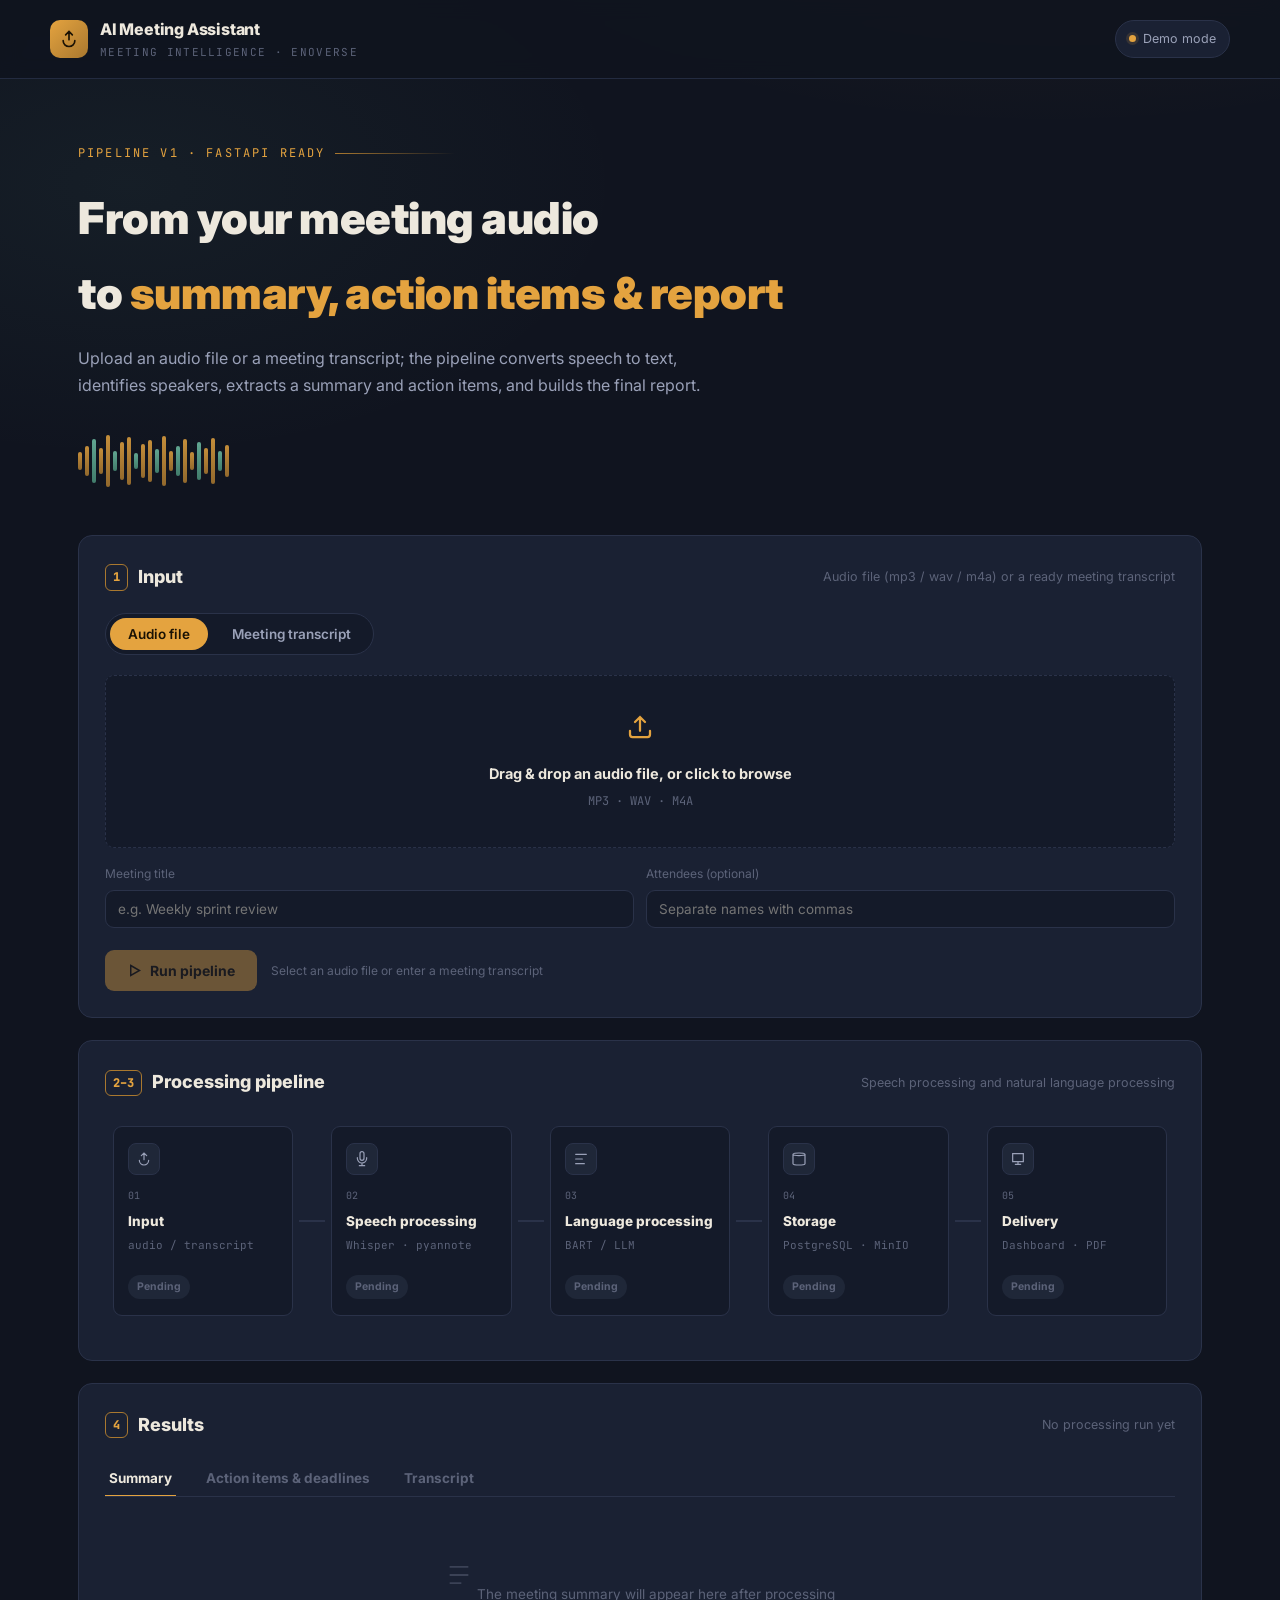
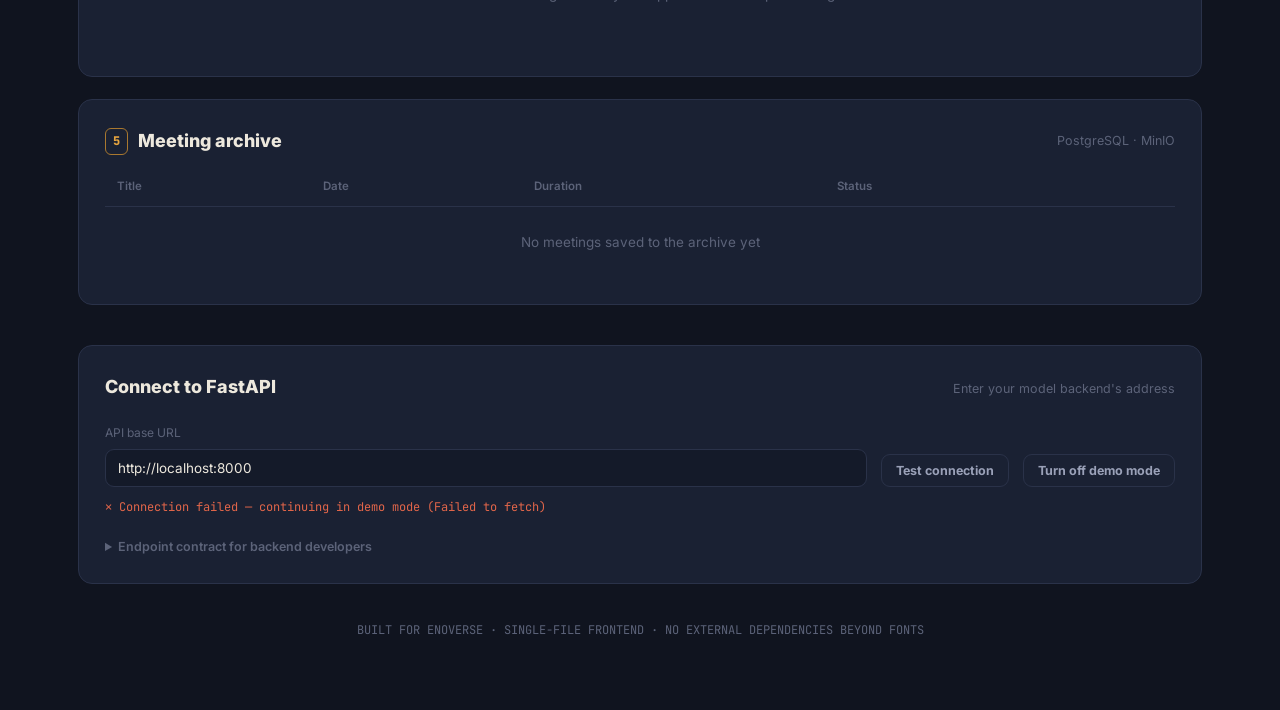
<file: index.html>
<!DOCTYPE html>
<html lang="en" dir="ltr">
<head>
<meta charset="UTF-8">
<meta name="viewport" content="width=device-width, initial-scale=1.0">
<title>AI Meeting Assistant — Enoverse</title>
<link rel="preconnect" href="https://fonts.googleapis.com">
<link rel="preconnect" href="https://fonts.gstatic.com" crossorigin>
<link href="https://fonts.googleapis.com/css2?family=Inter:wght@400;500;600;700;800;900&family=JetBrains+Mono:wght@400;500;600;700&display=swap" rel="stylesheet">
<style>
/* ============================================================
   TOKENS
============================================================ */
:root{
  --bg:#10141f;
  --bg-alt:#141a29;
  --panel:#1a2133;
  --panel-2:#1f2738;
  --border:#2a3249;
  --border-soft:#232b40;
  --amber:#e4a33f;
  --amber-dim:#a9782f;
  --amber-soft:rgba(228,163,63,.14);
  --teal:#6fbfa5;
  --teal-soft:rgba(111,191,165,.14);
  --red:#e2664a;
  --red-soft:rgba(226,102,74,.14);
  --text:#ede8dd;
  --text-dim:#9aa1b8;
  --text-faint:#5c6379;
  --paper:#efe9db;
  --radius:14px;
  --radius-sm:9px;
  --font-sans:'Inter',sans-serif;
  --font-mono:'JetBrains Mono',monospace;
}
*{box-sizing:border-box;}
html,body{margin:0;padding:0;}
body{
  background:
    radial-gradient(1100px 520px at 82% -8%, rgba(228,163,63,.08), transparent 60%),
    radial-gradient(900px 500px at 10% 8%, rgba(111,191,165,.06), transparent 55%),
    var(--bg);
  color:var(--text);
  font-family:var(--font-sans);
  line-height:1.7;
  min-height:100vh;
}
::selection{background:var(--amber-soft);color:var(--amber);}
::-webkit-scrollbar{width:10px;height:10px;}
::-webkit-scrollbar-track{background:transparent;}
::-webkit-scrollbar-thumb{background:var(--border);border-radius:8px;}

.container{max-width:1180px;margin:0 auto;padding:0 28px;}
.mono{font-family:var(--font-mono);direction:ltr;unicode-bidi:isolate;}

a{color:inherit;}
button{font-family:inherit;cursor:pointer;}

/* ============================================================
   HEADER
============================================================ */
header.top{
  position:sticky;top:0;z-index:50;
  background:rgba(16,20,31,.86);
  backdrop-filter:blur(10px);
  border-bottom:1px solid var(--border-soft);
}
.top-inner{
  display:flex;align-items:center;justify-content:space-between;
  padding:16px 0;
}
.brand{display:flex;align-items:center;gap:12px;}
.brand-mark{
  width:38px;height:38px;border-radius:10px;
  background:linear-gradient(135deg,var(--amber),var(--amber-dim));
  display:flex;align-items:center;justify-content:center;
  flex-shrink:0;
}
.brand-mark svg{width:20px;height:20px;}
.brand-name{font-weight:800;font-size:16px;letter-spacing:-.2px;}
.brand-sub{font-family:var(--font-mono);font-size:11px;color:var(--text-faint);letter-spacing:.12em;}

.nav-status{display:flex;align-items:center;gap:10px;}
.pill{
  display:flex;align-items:center;gap:7px;
  padding:7px 13px;border-radius:100px;
  border:1px solid var(--border);
  font-size:12.5px;color:var(--text-dim);
  background:var(--panel);
}
.dot{width:7px;height:7px;border-radius:50%;background:var(--text-faint);flex-shrink:0;}
.dot.live{background:var(--teal);box-shadow:0 0 0 3px var(--teal-soft);}
.dot.demo{background:var(--amber);box-shadow:0 0 0 3px var(--amber-soft);}

/* ============================================================
   HERO
============================================================ */
.hero{padding:64px 0 40px;}
.eyebrow{
  font-family:var(--font-mono);font-size:12px;color:var(--amber);
  letter-spacing:.18em;text-transform:uppercase;
  display:flex;align-items:center;gap:10px;justify-content:flex-start;margin-bottom:18px;
}
.eyebrow::after{content:"";flex:1;max-width:120px;height:1px;background:linear-gradient(to right,var(--amber-dim),transparent);}
h1.title{
  font-size:44px;font-weight:900;letter-spacing:-.5px;margin:0 0 14px;
  color:var(--text);
}
h1.title span{color:var(--amber);}
.subtitle{font-size:16px;color:var(--text-dim);max-width:640px;margin:0 0 36px;}

/* Waveform signature */
.waveform{
  display:flex;align-items:center;gap:3px;height:52px;margin-bottom:8px;
}
.waveform i{
  display:block;width:4px;border-radius:3px;
  background:linear-gradient(180deg,var(--amber),var(--amber-dim));
  animation:wf 1.6s ease-in-out infinite;
  opacity:.85;
}
.waveform i:nth-child(3n){background:linear-gradient(180deg,var(--teal),#4a8f79);}
@keyframes wf{
  0%,100%{transform:scaleY(.25);}
  50%{transform:scaleY(1);}
}
@media (prefers-reduced-motion:reduce){
  .waveform i{animation:none;transform:scaleY(.6);}
}

/* ============================================================
   PANELS
============================================================ */
.panel{
  background:var(--panel);
  border:1px solid var(--border);
  border-radius:var(--radius);
  padding:26px;
}
.panel + .panel{margin-top:22px;}
.panel-head{display:flex;align-items:baseline;justify-content:space-between;gap:14px;margin-bottom:20px;flex-wrap:wrap;}
.panel-title{font-size:18px;font-weight:800;display:flex;align-items:center;gap:10px;}
.panel-title .num{
  font-family:var(--font-mono);font-size:12px;color:var(--amber);
  border:1px solid var(--amber-dim);border-radius:6px;padding:2px 7px;
}
.panel-desc{font-size:12.5px;color:var(--text-faint);}

/* ============================================================
   UPLOAD SECTION
============================================================ */
.mode-switch{
  display:flex;gap:6px;background:var(--bg-alt);border:1px solid var(--border);
  border-radius:100px;padding:4px;width:fit-content;margin-bottom:20px;
}
.mode-switch button{
  border:none;background:transparent;color:var(--text-dim);
  padding:8px 18px;border-radius:100px;font-size:13.5px;font-weight:600;
  transition:all .2s;
}
.mode-switch button.active{background:var(--amber);color:#1a1204;}

.dropzone{
  border:1.5px dashed var(--border);
  border-radius:var(--radius-sm);
  padding:36px 20px;
  text-align:center;
  transition:all .2s;
  cursor:pointer;
  background:var(--bg-alt);
}
.dropzone:hover,.dropzone.drag{border-color:var(--amber);background:var(--amber-soft);}
.dropzone svg{width:30px;height:30px;color:var(--amber);margin-bottom:12px;}
.dropzone .dz-title{font-weight:700;font-size:14.5px;margin-bottom:4px;}
.dropzone .dz-sub{font-size:12px;color:var(--text-faint);font-family:var(--font-mono);direction:ltr;}
.dropzone input[type=file]{display:none;}

.file-chip{
  display:flex;align-items:center;justify-content:space-between;gap:10px;
  background:var(--bg-alt);border:1px solid var(--border);border-radius:var(--radius-sm);
  padding:12px 14px;margin-top:14px;
}
.file-chip .name{font-size:13.5px;font-weight:600;}
.file-chip .meta{font-family:var(--font-mono);font-size:11px;color:var(--text-faint);}
.file-chip button{background:none;border:none;color:var(--text-faint);font-size:16px;padding:2px 6px;}
.file-chip button:hover{color:var(--red);}

textarea.transcript-input{
  width:100%;min-height:160px;resize:vertical;
  background:var(--bg-alt);border:1px solid var(--border);border-radius:var(--radius-sm);
  color:var(--text);padding:14px;font-family:var(--font-sans);font-size:14px;line-height:1.8;
}
textarea.transcript-input:focus{outline:none;border-color:var(--amber);}

.field-row{display:flex;gap:12px;margin-top:16px;flex-wrap:wrap;}
.field{flex:1;min-width:180px;}
.field label{display:block;font-size:12px;color:var(--text-faint);margin-bottom:6px;}
.field input[type=text]{
  width:100%;background:var(--bg-alt);border:1px solid var(--border);border-radius:var(--radius-sm);
  color:var(--text);padding:10px 12px;font-size:13.5px;font-family:inherit;
}
.field input:focus{outline:none;border-color:var(--amber);}

.btn{
  display:inline-flex;align-items:center;gap:8px;justify-content:center;
  border:none;border-radius:var(--radius-sm);padding:12px 22px;
  font-size:14px;font-weight:700;transition:all .15s;
}
.btn-primary{background:var(--amber);color:#1a1204;}
.btn-primary:hover{filter:brightness(1.08);transform:translateY(-1px);}
.btn-primary:disabled{opacity:.4;cursor:not-allowed;transform:none;}
.btn-ghost{background:transparent;border:1px solid var(--border);color:var(--text-dim);}
.btn-ghost:hover{border-color:var(--text-dim);color:var(--text);}
.btn-sm{padding:8px 14px;font-size:12.5px;}
.run-row{display:flex;align-items:center;gap:14px;margin-top:22px;flex-wrap:wrap;}
.run-hint{font-size:12px;color:var(--text-faint);}

/* ============================================================
   PIPELINE (signature element — signal chain)
============================================================ */
.pipeline{
  display:flex;align-items:stretch;gap:0;overflow-x:auto;padding:8px 2px 18px;
}
.stage{
  flex:1;min-width:168px;position:relative;
  background:var(--bg-alt);border:1px solid var(--border);border-radius:var(--radius-sm);
  padding:16px 14px;margin:0 6px;
  transition:border-color .3s, background .3s;
}
.stage.active{border-color:var(--amber);background:var(--amber-soft);}
.stage.done{border-color:var(--teal);}
.stage.skip{opacity:.45;}
.stage-icon{
  width:32px;height:32px;border-radius:8px;background:var(--panel-2);
  display:flex;align-items:center;justify-content:center;margin-bottom:12px;
  border:1px solid var(--border);
}
.stage.active .stage-icon{background:var(--amber);border-color:var(--amber);}
.stage.done .stage-icon{background:var(--teal);border-color:var(--teal);}
.stage-icon svg{width:16px;height:16px;color:var(--text-dim);}
.stage.active .stage-icon svg,.stage.done .stage-icon svg{color:#101418;}
.stage-num{font-family:var(--font-mono);font-size:10px;color:var(--text-faint);margin-bottom:6px;}
.stage-title{font-size:13.5px;font-weight:800;margin-bottom:4px;}
.stage-sub{font-size:11px;color:var(--text-faint);font-family:var(--font-mono);line-height:1.6;min-height:28px;}
.stage-badge{
  display:inline-block;margin-top:10px;font-size:10.5px;font-weight:700;
  padding:3px 9px;border-radius:100px;background:var(--panel-2);color:var(--text-faint);
}
.stage.active .stage-badge{background:var(--amber);color:#1a1204;}
.stage.done .stage-badge{background:var(--teal);color:#0c231b;}

.connector{
  width:26px;flex-shrink:0;position:relative;align-self:center;height:2px;
  background:var(--border);
}
.connector.flow{background:linear-gradient(90deg,var(--amber),var(--teal));}
.connector.flow::after{
  content:"";position:absolute;top:-2px;left:0;width:6px;height:6px;border-radius:50%;
  background:var(--amber);box-shadow:0 0 8px var(--amber);
  animation:travel 1.1s linear infinite;
}
@keyframes travel{
  0%{left:-2px;opacity:0;}
  10%{opacity:1;}
  90%{opacity:1;}
  100%{left:100%;opacity:0;}
}

/* ============================================================
   RESULTS TABS
============================================================ */
.tabs{display:flex;gap:4px;border-bottom:1px solid var(--border);margin-bottom:20px;overflow-x:auto;}
.tab{
  background:none;border:none;color:var(--text-faint);padding:10px 4px;margin-right:22px;
  font-size:13.5px;font-weight:700;position:relative;white-space:nowrap;
}
.tab.active{color:var(--text);}
.tab.active::after{content:"";position:absolute;bottom:-1px;left:0;right:0;height:2px;background:var(--amber);}
.tab-panel{display:none;}
.tab-panel.active{display:block;animation:fadein .25s ease;}
@keyframes fadein{from{opacity:0;transform:translateY(4px);}to{opacity:1;transform:translateY(0);}}

.summary-text{font-size:14.5px;line-height:2;color:var(--text);background:var(--bg-alt);border:1px solid var(--border-soft);border-radius:var(--radius-sm);padding:18px;}

.action-item{
  display:flex;gap:14px;align-items:flex-start;
  background:var(--bg-alt);border:1px solid var(--border-soft);border-radius:var(--radius-sm);
  padding:14px 16px;margin-bottom:10px;
}
.action-item .idx{
  font-family:var(--font-mono);font-size:11px;color:var(--amber);
  border:1px solid var(--amber-dim);border-radius:6px;width:24px;height:24px;
  display:flex;align-items:center;justify-content:center;flex-shrink:0;
}
.action-item .task{font-size:14px;font-weight:600;margin-bottom:5px;}
.action-item .tags{display:flex;gap:8px;flex-wrap:wrap;}
.tag{font-size:11px;font-family:var(--font-mono);color:var(--text-faint);background:var(--panel-2);padding:2px 9px;border-radius:100px;border:1px solid var(--border-soft);}
.tag.owner{color:var(--teal);border-color:rgba(111,191,165,.3);}
.tag.deadline{color:var(--amber);border-color:rgba(228,163,63,.3);}

.speaker-block{margin-bottom:16px;}
.speaker-name{display:flex;align-items:center;gap:8px;font-size:13px;font-weight:800;margin-bottom:6px;}
.speaker-swatch{width:9px;height:9px;border-radius:50%;flex-shrink:0;}
.speaker-line{font-size:13.5px;color:var(--text-dim);padding-left:17px;line-height:1.9;}

.empty{
  text-align:center;padding:44px 20px;color:var(--text-faint);font-size:13.5px;
}
.empty svg{width:28px;height:28px;margin-bottom:10px;opacity:.5;}

/* ============================================================
   HISTORY TABLE
============================================================ */
table.history{width:100%;border-collapse:collapse;font-size:13.5px;}
table.history th{
  text-align:left;font-size:11.5px;color:var(--text-faint);font-weight:600;
  padding:0 12px 10px;border-bottom:1px solid var(--border);
}
table.history td{padding:13px 12px;border-bottom:1px solid var(--border-soft);}
table.history tr:last-child td{border-bottom:none;}
.status-chip{font-size:11px;font-family:var(--font-mono);padding:3px 9px;border-radius:100px;}
.status-chip.done{background:var(--teal-soft);color:var(--teal);}
.status-chip.processing{background:var(--amber-soft);color:var(--amber);}
table.history .row-actions{display:flex;gap:6px;}
table.history .row-actions button{
  background:var(--panel-2);border:1px solid var(--border);color:var(--text-dim);
  border-radius:7px;padding:5px 10px;font-size:11.5px;
}
table.history .row-actions button:hover{color:var(--text);border-color:var(--text-dim);}

/* ============================================================
   API CONFIG FOOTER
============================================================ */
footer{padding:40px 0 70px;}
.api-panel{display:flex;gap:14px;align-items:flex-end;flex-wrap:wrap;}
.api-panel .field{min-width:280px;}
.conn-result{font-family:var(--font-mono);font-size:12px;margin-top:10px;}
.conn-result.ok{color:var(--teal);}
.conn-result.fail{color:var(--red);}
.contract-toggle{margin-top:18px;}
.contract-toggle summary{cursor:pointer;font-size:12.5px;color:var(--text-faint);font-weight:600;}
.contract{
  font-family:var(--font-mono);font-size:11.5px;color:var(--text-dim);
  background:var(--bg-alt);border:1px solid var(--border-soft);border-radius:var(--radius-sm);
  padding:16px;margin-top:12px;white-space:pre;overflow-x:auto;direction:ltr;text-align:left;line-height:1.9;
}
.foot-note{text-align:center;color:var(--text-faint);font-size:12px;margin-top:36px;}

@media (max-width:760px){
  h1.title{font-size:30px;}
  .pipeline{flex-direction:column;}
  .connector{width:2px;height:20px;margin:0 auto;}
  .stage{margin:6px 0;}
}
</style>
</head>
<body>

<header class="top">
  <div class="container top-inner">
    <div class="brand">
      <div class="brand-mark">
        <svg viewBox="0 0 24 24" fill="none" stroke="#1a1204" stroke-width="2" stroke-linecap="round"><path d="M12 3v10M8 7l4-4 4 4M5 14a7 7 0 0014 0"/></svg>
      </div>
      <div>
        <div class="brand-name">AI Meeting Assistant</div>
        <div class="brand-sub">MEETING&nbsp;INTELLIGENCE&nbsp;·&nbsp;ENOVERSE</div>
      </div>
    </div>
    <div class="nav-status">
      <div class="pill"><span class="dot demo" id="connDot"></span><span id="connLabel">Demo mode</span></div>
    </div>
  </div>
</header>

<main class="container">

  <section class="hero">
    <div class="eyebrow">PIPELINE v1 · FASTAPI READY</div>
    <h1 class="title">From your meeting audio<br>to <span>summary, action items & report</span></h1>
    <p class="subtitle">Upload an audio file or a meeting transcript; the pipeline converts speech to text, identifies speakers, extracts a summary and action items, and builds the final report.</p>
    <div class="waveform" id="heroWave"></div>
  </section>

  <!-- LAYER 1 — INPUT -->
  <section class="panel">
    <div class="panel-head">
      <div class="panel-title"><span class="num">1</span> Input</div>
      <div class="panel-desc">Audio file (mp3 / wav / m4a) or a ready meeting transcript</div>
    </div>

    <div class="mode-switch">
      <button class="active" data-mode="audio" onclick="setMode('audio')">Audio file</button>
      <button data-mode="text" onclick="setMode('text')">Meeting transcript</button>
    </div>

    <div id="audioMode">
      <div class="dropzone" id="dropzone" onclick="document.getElementById('fileInput').click()">
        <input type="file" id="fileInput" accept=".mp3,.wav,.m4a,audio/*">
        <svg viewBox="0 0 24 24" fill="none" stroke="currentColor" stroke-width="1.8" stroke-linecap="round"><path d="M12 15V4M8 8l4-4 4 4M4 15v3a2 2 0 002 2h12a2 2 0 002-2v-3"/></svg>
        <div class="dz-title">Drag & drop an audio file, or click to browse</div>
        <div class="dz-sub">MP3 · WAV · M4A</div>
      </div>
      <div id="fileChip" style="display:none"></div>
    </div>

    <div id="textMode" style="display:none">
      <textarea class="transcript-input" id="transcriptInput" placeholder="Type or paste the meeting transcript here…"></textarea>
    </div>

    <div class="field-row">
      <div class="field">
        <label>Meeting title</label>
        <input type="text" id="meetingTitle" placeholder="e.g. Weekly sprint review">
      </div>
      <div class="field">
        <label>Attendees (optional)</label>
        <input type="text" id="meetingAttendees" placeholder="Separate names with commas">
      </div>
    </div>

    <div class="run-row">
      <button class="btn btn-primary" id="runBtn" onclick="runPipeline()" disabled>
        <svg width="15" height="15" viewBox="0 0 24 24" fill="none" stroke="currentColor" stroke-width="2.4" stroke-linecap="round"><path d="M6 4l14 8-14 8V4z"/></svg>
        Run pipeline
      </button>
      <span class="run-hint" id="runHint">Select an audio file or enter a meeting transcript</span>
    </div>
  </section>

  <!-- LAYER 2+3 — PIPELINE VISUAL -->
  <section class="panel">
    <div class="panel-head">
      <div class="panel-title"><span class="num">2–3</span> Processing pipeline</div>
      <div class="panel-desc">Speech processing and natural language processing</div>
    </div>
    <div class="pipeline" id="pipeline"><!-- stages injected by JS --></div>
  </section>

  <!-- RESULTS -->
  <section class="panel">
    <div class="panel-head">
      <div class="panel-title"><span class="num">4</span> Results</div>
      <div class="panel-desc" id="resultMeta">No processing run yet</div>
    </div>

    <div class="tabs">
      <button class="tab active" data-tab="summary" onclick="setTab('summary')">Summary</button>
      <button class="tab" data-tab="actions" onclick="setTab('actions')">Action items & deadlines</button>
      <button class="tab" data-tab="transcript" onclick="setTab('transcript')">Transcript</button>
    </div>

    <div class="tab-panel active" data-panel="summary" id="panelSummary">
      <div class="empty">
        <svg viewBox="0 0 24 24" fill="none" stroke="currentColor" stroke-width="1.6"><path d="M4 5h16M4 12h16M4 19h10"/></svg>
        The meeting summary will appear here after processing
      </div>
    </div>
    <div class="tab-panel" data-panel="actions" id="panelActions">
      <div class="empty">
        <svg viewBox="0 0 24 24" fill="none" stroke="currentColor" stroke-width="1.6"><path d="M9 11l3 3 8-8M20 12v6a2 2 0 01-2 2H6a2 2 0 01-2-2V6a2 2 0 012-2h9"/></svg>
        Action items, owners, and deadlines will appear here after extraction
      </div>
    </div>
    <div class="tab-panel" data-panel="transcript" id="panelTranscript">
      <div class="empty">
        <svg viewBox="0 0 24 24" fill="none" stroke="currentColor" stroke-width="1.6"><path d="M8 9h8M8 13h5M21 15a2 2 0 01-2 2H9l-4 4V6a2 2 0 012-2h12a2 2 0 012 2v9z"/></svg>
        The transcript, broken down by speaker, will appear here
      </div>
    </div>

    <div class="run-row" id="exportRow" style="display:none">
      <button class="btn btn-ghost btn-sm" onclick="downloadReport()">Download PDF report</button>
      <button class="btn btn-ghost btn-sm" onclick="saveMeeting()">Save to meeting archive</button>
    </div>
  </section>

  <!-- LAYER 4/5 — HISTORY -->
  <section class="panel">
    <div class="panel-head">
      <div class="panel-title"><span class="num">5</span> Meeting archive</div>
      <div class="panel-desc">PostgreSQL · MinIO</div>
    </div>
    <div id="historyWrap">
      <table class="history">
        <thead>
          <tr><th>Title</th><th>Date</th><th>Duration</th><th>Status</th><th></th></tr>
        </thead>
        <tbody id="historyBody"></tbody>
      </table>
    </div>
  </section>

  <!-- FOOTER — API CONFIG -->
  <footer>
    <div class="panel">
      <div class="panel-head">
        <div class="panel-title">Connect to FastAPI</div>
        <div class="panel-desc">Enter your model backend's address</div>
      </div>
      <div class="api-panel">
        <div class="field">
          <label>API base URL</label>
          <input type="text" id="apiBase" class="mono" placeholder="http://localhost:8000" value="http://localhost:8000">
        </div>
        <button class="btn btn-ghost btn-sm" onclick="testConnection()">Test connection</button>
        <button class="btn btn-ghost btn-sm" onclick="toggleDemo()" id="demoBtn">Turn off demo mode</button>
      </div>
      <div class="conn-result" id="connResult"></div>

      <details class="contract-toggle">
        <summary>Endpoint contract for backend developers</summary>
        <div class="contract">POST   /api/transcribe        (multipart file)  -&gt; { transcript, speakers:[{id,name}], segments:[{speaker,text,start,end}] }
POST   /api/summarize         { transcript }    -&gt; { summary }
POST   /api/extract-actions   { transcript }    -&gt; { items:[{task,owner,deadline}] }
POST   /api/meetings          { title, transcript, summary, items, speakers, duration } -&gt; { id }
GET    /api/meetings          -&gt;                { meetings:[{id,title,date,duration,status}] }
GET    /api/meetings/:id/report  -&gt; PDF (blob)
GET    /api/health            -&gt; { ok:true }</div>
      </details>
    </div>
    <div class="foot-note mono">BUILT FOR ENOVERSE · SINGLE-FILE FRONTEND · NO EXTERNAL DEPENDENCIES BEYOND FONTS</div>
  </footer>

</main>

<script>
/* ============================================================
   STATE
============================================================ */
const state = {
  mode: 'audio',
  file: null,
  transcriptText: '',
  demoMode: false,
  apiBase: 'http://localhost:8000',
  currentTab: 'summary',
  results: null,
  meetings: [],
  currentMeetingId: null
};

/* ============================================================
   HERO WAVEFORM
============================================================ */
(function buildWave(){
  const wave = document.getElementById('heroWave');
  const heights = [18,30,44,26,52,20,38,48,16,34,42,24,50,20,30,44,18,38,26,46,20,32];
  heights.forEach((h,i)=>{
    const bar = document.createElement('i');
    bar.style.height = h+'px';
    bar.style.animationDelay = (i*0.06)+'s';
    wave.appendChild(bar);
  });
})();

/* ============================================================
   PIPELINE DEFINITION (mirrors the architecture diagram)
============================================================ */
const STAGES = [
  { id:'input',     title:'Input',              sub:'audio / transcript', icon:'M12 3v10M8 7l4-4 4 4M5 14a7 7 0 0014 0' },
  { id:'speech',     title:'Speech processing',        sub:'Whisper · pyannote', icon:'M12 1a3 3 0 00-3 3v7a3 3 0 006 0V4a3 3 0 00-3-3zM19 10v1a7 7 0 01-14 0v-1M12 18v4M8 22h8' },
  { id:'nlp',        title:'Language processing',         sub:'BART / LLM', icon:'M4 5h16M4 12h10M4 19h13' },
  { id:'data',       title:'Storage',          sub:'PostgreSQL · MinIO', icon:'M3 5v14c0 1.1 4 2 9 2s9-.9 9-2V5M3 5c0 1.1 4 2 9 2s9-.9 9-2M3 5c0-1.1 4-2 9-2s9 .9 9 2' },
  { id:'delivery',   title:'Delivery',              sub:'Dashboard · PDF', icon:'M4 4h16v12H4zM8 20h8M12 16v4' },
];

function renderPipeline(activeIndex=-1, doneUpTo=-1, skipSpeech=false){
  const wrap = document.getElementById('pipeline');
  wrap.innerHTML = '';
  STAGES.forEach((s, i)=>{
    if(i>0){
      const conn = document.createElement('div');
      conn.className = 'connector' + ((i-1 <= doneUpTo && !(skipSpeech && i===1)) ? ' flow' : '');
      wrap.appendChild(conn);
    }
    const el = document.createElement('div');
    let cls = 'stage';
    const isSkipped = skipSpeech && s.id==='speech';
    if(isSkipped) cls += ' skip';
    else if(i === activeIndex) cls += ' active';
    else if(i <= doneUpTo) cls += ' done';
    el.className = cls;
    el.innerHTML = `
      <div class="stage-icon"><svg viewBox="0 0 24 24" fill="none" stroke="currentColor" stroke-width="1.8" stroke-linecap="round"><path d="${s.icon}"/></svg></div>
      <div class="stage-num">${String(i+1).padStart(2,'0')}</div>
      <div class="stage-title">${s.title}</div>
      <div class="stage-sub">${s.sub}</div>
      <div class="stage-badge">${isSkipped ? 'Skipped' : (i===activeIndex ? 'Processing' : (i<=doneUpTo ? 'Done' : 'Pending'))}</div>
    `;
    wrap.appendChild(el);
  });
}
renderPipeline();

/* ============================================================
   MODE SWITCH / UPLOAD
============================================================ */
function setMode(mode){
  state.mode = mode;
  document.querySelectorAll('.mode-switch button').forEach(b=>b.classList.toggle('active', b.dataset.mode===mode));
  document.getElementById('audioMode').style.display = mode==='audio' ? '' : 'none';
  document.getElementById('textMode').style.display = mode==='text' ? '' : 'none';
  updateRunState();
}

const dropzone = document.getElementById('dropzone');
const fileInput = document.getElementById('fileInput');
fileInput.addEventListener('change', e=> handleFile(e.target.files[0]));
['dragover','dragleave','drop'].forEach(evt=>{
  dropzone.addEventListener(evt, e=>{
    e.preventDefault();
    dropzone.classList.toggle('drag', evt==='dragover');
    if(evt==='drop' && e.dataTransfer.files[0]) handleFile(e.dataTransfer.files[0]);
  });
});

function handleFile(file){
  if(!file) return;
  state.file = file;
  const chip = document.getElementById('fileChip');
  chip.style.display = 'flex';
  chip.className = 'file-chip';
  const sizeKb = (file.size/1024/1024).toFixed(1);
  chip.innerHTML = `
    <div>
      <div class="name">${file.name}</div>
      <div class="meta">${sizeKb} MB</div>
    </div>
    <button onclick="clearFile(event)">✕</button>
  `;
  updateRunState();
}
function clearFile(e){
  e.stopPropagation();
  state.file = null;
  fileInput.value = '';
  document.getElementById('fileChip').style.display = 'none';
  updateRunState();
}
document.getElementById('transcriptInput').addEventListener('input', e=>{
  state.transcriptText = e.target.value;
  updateRunState();
});
function updateRunState(){
  const ready = state.mode==='audio' ? !!state.file : state.transcriptText.trim().length > 20;
  document.getElementById('runBtn').disabled = !ready;
  document.getElementById('runHint').textContent = ready
    ? 'Ready to run'
    : (state.mode==='audio' ? 'Select an audio file' : 'Enter at least a few sentences of the transcript');
}

/* ============================================================
   API HELPERS — real calls first, demo fallback second
============================================================ */
async function apiCall(path, options={}){
  const url = state.apiBase.replace(/\/$/,'') + path;
  const res = await fetch(url, { ...options });
  if(!res.ok) throw new Error('API error ' + res.status);
  return res;
}

async function testConnection(){
  state.apiBase = document.getElementById('apiBase').value.trim() || state.apiBase;
  const out = document.getElementById('connResult');
  out.textContent = 'Checking…';
  out.className = 'conn-result';
  try{
    await apiCall('/api/health');
    out.textContent = '✓ Connected';
    out.className = 'conn-result ok';
    setConnected(true);
    loadMeetings();
  }catch(err){
    out.textContent = '✕ Connection failed — continuing in demo mode (' + err.message + ')';
    out.className = 'conn-result fail';
    setConnected(false);
  }
}
function setConnected(live){
  state.demoMode = !live;
  document.getElementById('connDot').className = 'dot ' + (live ? 'live' : 'demo');
  document.getElementById('connLabel').textContent = live ? 'Connected to API' : 'Demo mode';
  document.getElementById('demoBtn').textContent = live ? 'Turn on demo mode' : 'Turn off demo mode';
}
function toggleDemo(){ setConnected(state.demoMode); }

/* ============================================================
   PIPELINE EXECUTION
============================================================ */
async function runPipeline(){
  const skipSpeech = state.mode === 'text';
  document.getElementById('runBtn').disabled = true;

  // stage 0: input received
  renderPipeline(0, -1, skipSpeech);
  await wait(400);

  let transcript, speakers, segments;

  // stage 1: speech processing (skipped if raw text supplied)
  if(!skipSpeech){
    renderPipeline(1, 0, skipSpeech);
    ({ transcript, speakers, segments } = await callTranscribe(state.file));
    renderPipeline(1, 1, skipSpeech);
  } else {
    transcript = state.transcriptText.trim();
    speakers = null; segments = null;
    renderPipeline(1, 0, skipSpeech); // shown as skipped
  }
  await wait(300);

  // stage 2: NLP — summarize + extract in parallel
  renderPipeline(2, skipSpeech ? 0 : 1, skipSpeech);
  const [summary, items] = await Promise.all([
    callSummarize(transcript),
    callExtractActions(transcript)
  ]);
  renderPipeline(2, 2, skipSpeech);
  await wait(300);

  // stage 3: data layer (implicit save happens on "save to archive")
  renderPipeline(3, 3, skipSpeech);
  await wait(350);

  // stage 4: delivery ready
  renderPipeline(4, 4, skipSpeech);

  state.results = { transcript, speakers, segments, summary, items };
  renderResults();
  document.getElementById('runBtn').disabled = false;
  document.getElementById('exportRow').style.display = 'flex';
}
function wait(ms){ return new Promise(r=>setTimeout(r,ms)); }

async function callTranscribe(file){
  if(!state.demoMode){
    try{
      const form = new FormData();
      form.append('file', file);
      const res = await apiCall('/api/transcribe', { method:'POST', body:form });
      return await res.json();
    }catch(e){ /* fall through to demo */ }
  }
  await wait(900);
  return mockTranscribe(file?.name || 'meeting');
}
async function callSummarize(transcript){
  if(!state.demoMode){
    try{
      const res = await apiCall('/api/summarize', { method:'POST', headers:{'Content-Type':'application/json'}, body:JSON.stringify({transcript}) });
      const d = await res.json();
      return d.summary;
    }catch(e){ /* fall through */ }
  }
  await wait(700);
  return mockSummary();
}
async function callExtractActions(transcript){
  if(!state.demoMode){
    try{
      const res = await apiCall('/api/extract-actions', { method:'POST', headers:{'Content-Type':'application/json'}, body:JSON.stringify({transcript}) });
      const d = await res.json();
      return d.items;
    }catch(e){ /* fall through */ }
  }
  await wait(700);
  return mockActions();
}

/* ============================================================
   DEMO DATA (used only when no live backend is connected)
============================================================ */
function mockTranscribe(name){
  return {
    transcript: state.transcriptText || 'A sample meeting transcript would appear here.',
    speakers: [
      {id:'s1', name:'Speaker 1', color:'#e4a33f'},
      {id:'s2', name:'Speaker 2', color:'#6fbfa5'},
    ],
    segments: [
      {speaker:'Speaker 1', text:'Alright, let\u2019s go over the sprint status. Did we test the speech recognition model?'},
      {speaker:'Speaker 2', text:'Yes, accuracy on our sample data is around 92%. The main issue was overlapping speech.'},
      {speaker:'Speaker 1', text:'Good. Let\u2019s get the summarization module wired into the pipeline by Friday.'},
      {speaker:'Speaker 2', text:'Sure, I\u2019ll also have the PDF report ready by the end of the week.'},
    ]
  };
}
function mockSummary(){
  return 'This meeting reviewed the status of the audio processing pipeline. The speech recognition model performs with acceptable accuracy on sample data, but overlapping speech detection still needs improvement. The team agreed to connect the summarization module to the pipeline by the end of the week and to prepare the final PDF report.';
}
function mockActions(){
  return [
    {task:'Connect the summarization module to the main pipeline', owner:'Speaker 2', deadline:'This Friday'},
    {task:'Improve speech recognition accuracy on overlapping speech', owner:'Speaker 1', deadline:'Next sprint'},
    {task:'Prepare the PDF report output', owner:'Speaker 2', deadline:'End of week'},
  ];
}

/* ============================================================
   RESULTS RENDERING
============================================================ */
function renderResults(){
  const r = state.results;
  document.getElementById('resultMeta').textContent =
    (document.getElementById('meetingTitle').value || 'Untitled meeting') + ' · ' + new Date().toLocaleDateString('en-US');

  document.getElementById('panelSummary').innerHTML = `<div class="summary-text">${r.summary}</div>`;

  document.getElementById('panelActions').innerHTML = r.items.map((it,i)=>`
    <div class="action-item">
      <div class="idx">${i+1}</div>
      <div>
        <div class="task">${it.task}</div>
        <div class="tags">
          <span class="tag owner">Owner: ${it.owner}</span>
          <span class="tag deadline">Due: ${it.deadline}</span>
        </div>
      </div>
    </div>
  `).join('');

  if(r.segments){
    document.getElementById('panelTranscript').innerHTML = r.segments.map(seg=>{
      const spk = (r.speakers||[]).find(s=>s.name===seg.speaker);
      const color = spk ? spk.color : '#9aa1b8';
      return `<div class="speaker-block">
        <div class="speaker-name"><span class="speaker-swatch" style="background:${color}"></span>${seg.speaker}</div>
        <div class="speaker-line">${seg.text}</div>
      </div>`;
    }).join('');
  } else {
    document.getElementById('panelTranscript').innerHTML = `<div class="summary-text">${r.transcript}</div>`;
  }
}

function setTab(tab){
  state.currentTab = tab;
  document.querySelectorAll('.tab').forEach(b=>b.classList.toggle('active', b.dataset.tab===tab));
  document.querySelectorAll('.tab-panel').forEach(p=>p.classList.toggle('active', p.dataset.panel===tab));
}

/* ============================================================
   SAVE / DOWNLOAD / HISTORY
============================================================ */
async function saveMeeting() {
  const title =
    document.getElementById('meetingTitle').value || 'Untitled meeting';

  const payload = {
    title,
    transcript: state.results.transcript,
    summary: state.results.summary,
    items: state.results.items,
    speakers: state.results.speakers,
    duration: 0
  };

  let saved = null;

  if (!state.demoMode) {
    try {
      const res = await apiCall('/api/meetings', {
        method: 'POST',
        headers: {
          'Content-Type': 'application/json'
        },
        body: JSON.stringify(payload)
      });

      const data = await res.json();

      console.log('SAVE MEETING STATUS:', res.status);
      console.log('SAVE MEETING RESPONSE:', data);

      if (!res.ok) {
        throw new Error(JSON.stringify(data));
      }

      saved = data;

    } catch (e) {
      console.error('SAVE MEETING ERROR:', e);
      alert('Failed to save meeting: ' + e.message);
      return;
    }
  }

  const id = saved?.id || 'm' + Date.now();

  state.currentMeetingId = id;

  state.meetings.unshift({
    id,
    title,
    date: new Date().toLocaleDateString('en-US'),
    duration: '—',
    status: 'done'
  });

  renderHistory();
  alert('Meeting saved.');
}

async function downloadReport() {
  if (!state.currentMeetingId) {
    alert('Save the meeting first.');
    return;
  }

  if (state.demoMode || typeof state.currentMeetingId !== 'number') {
    alert('Report download isn\u2019t supported in demo mode. Connect to a real API and save the meeting first.');
    return;
  }

  try {
    renderPipeline(-1, 4, false);
    const url = `${state.apiBase}/api/meetings/${state.currentMeetingId}/report`;
    const link = document.createElement('a');
    link.href = url;
    link.download = 'meeting-report.pdf';
    link.target = '_blank';
    document.body.appendChild(link);
    link.click();
    link.remove();
  } catch (error) {
    console.error('PDF error:', error);
    alert('Error retrieving the PDF file');
  }
}
function renderHistory(){
  const body = document.getElementById('historyBody');
  if(state.meetings.length===0){
    body.innerHTML = `<tr><td colspan="5" style="text-align:center;color:var(--text-faint);padding:24px 0">No meetings saved to the archive yet</td></tr>`;
    return;
  }
  body.innerHTML = state.meetings.map(m=>`
    <tr>
      <td>${m.title}</td>
      <td class="mono">${m.date}</td>
      <td class="mono">${m.duration}</td>
      <td><span class="status-chip done">Completed</span></td>
      <td class="row-actions"><button onclick="alert('View details for meeting ${m.id}')">View</button></td>
    </tr>
  `).join('');
}

async function loadMeetings(){
  if(!state.demoMode){
    try{
      const res = await apiCall('/api/meetings');
      const d = await res.json();
      state.meetings = d.meetings || [];
    }catch(e){ /* keep local state */ }
  }
  renderHistory();
}

/* init */
setConnected(false);
renderHistory();
/* auto-connect to the API on page load */
testConnection();
</script>
</body>
</html>
</file>
